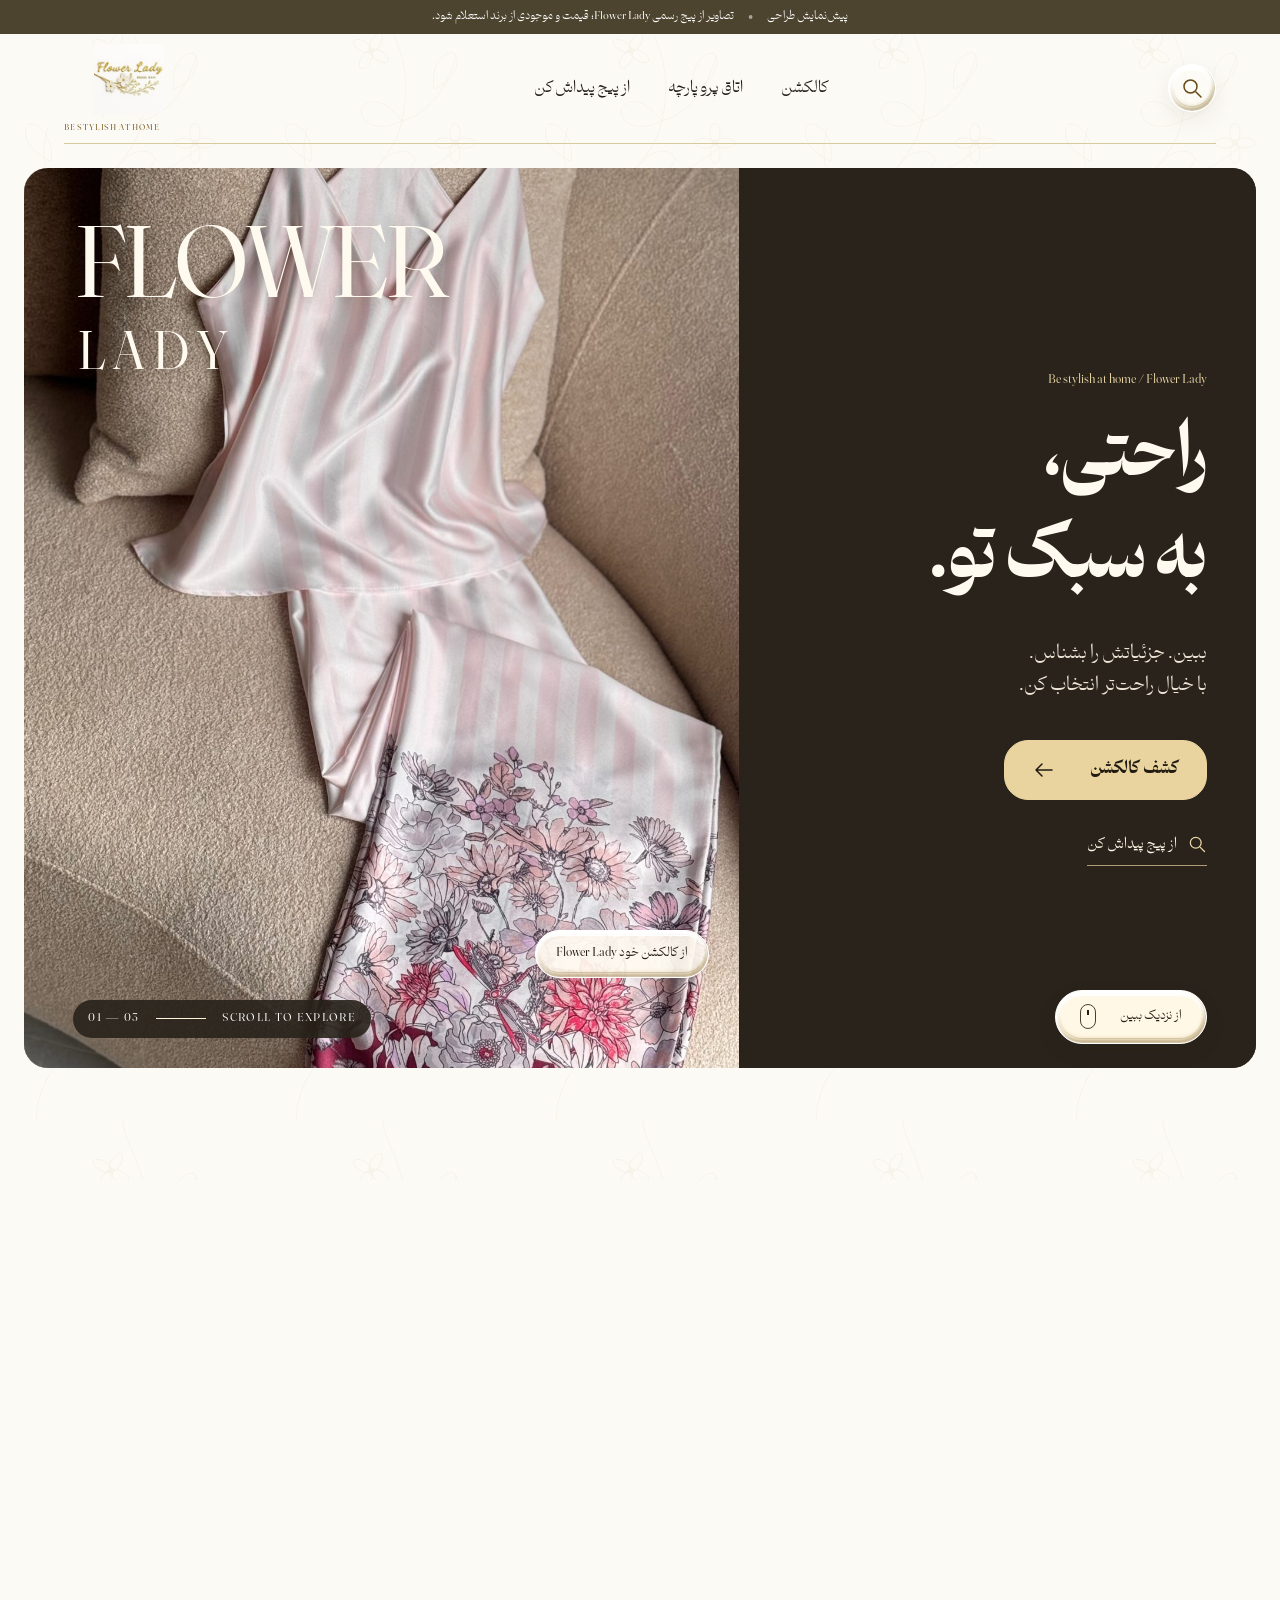
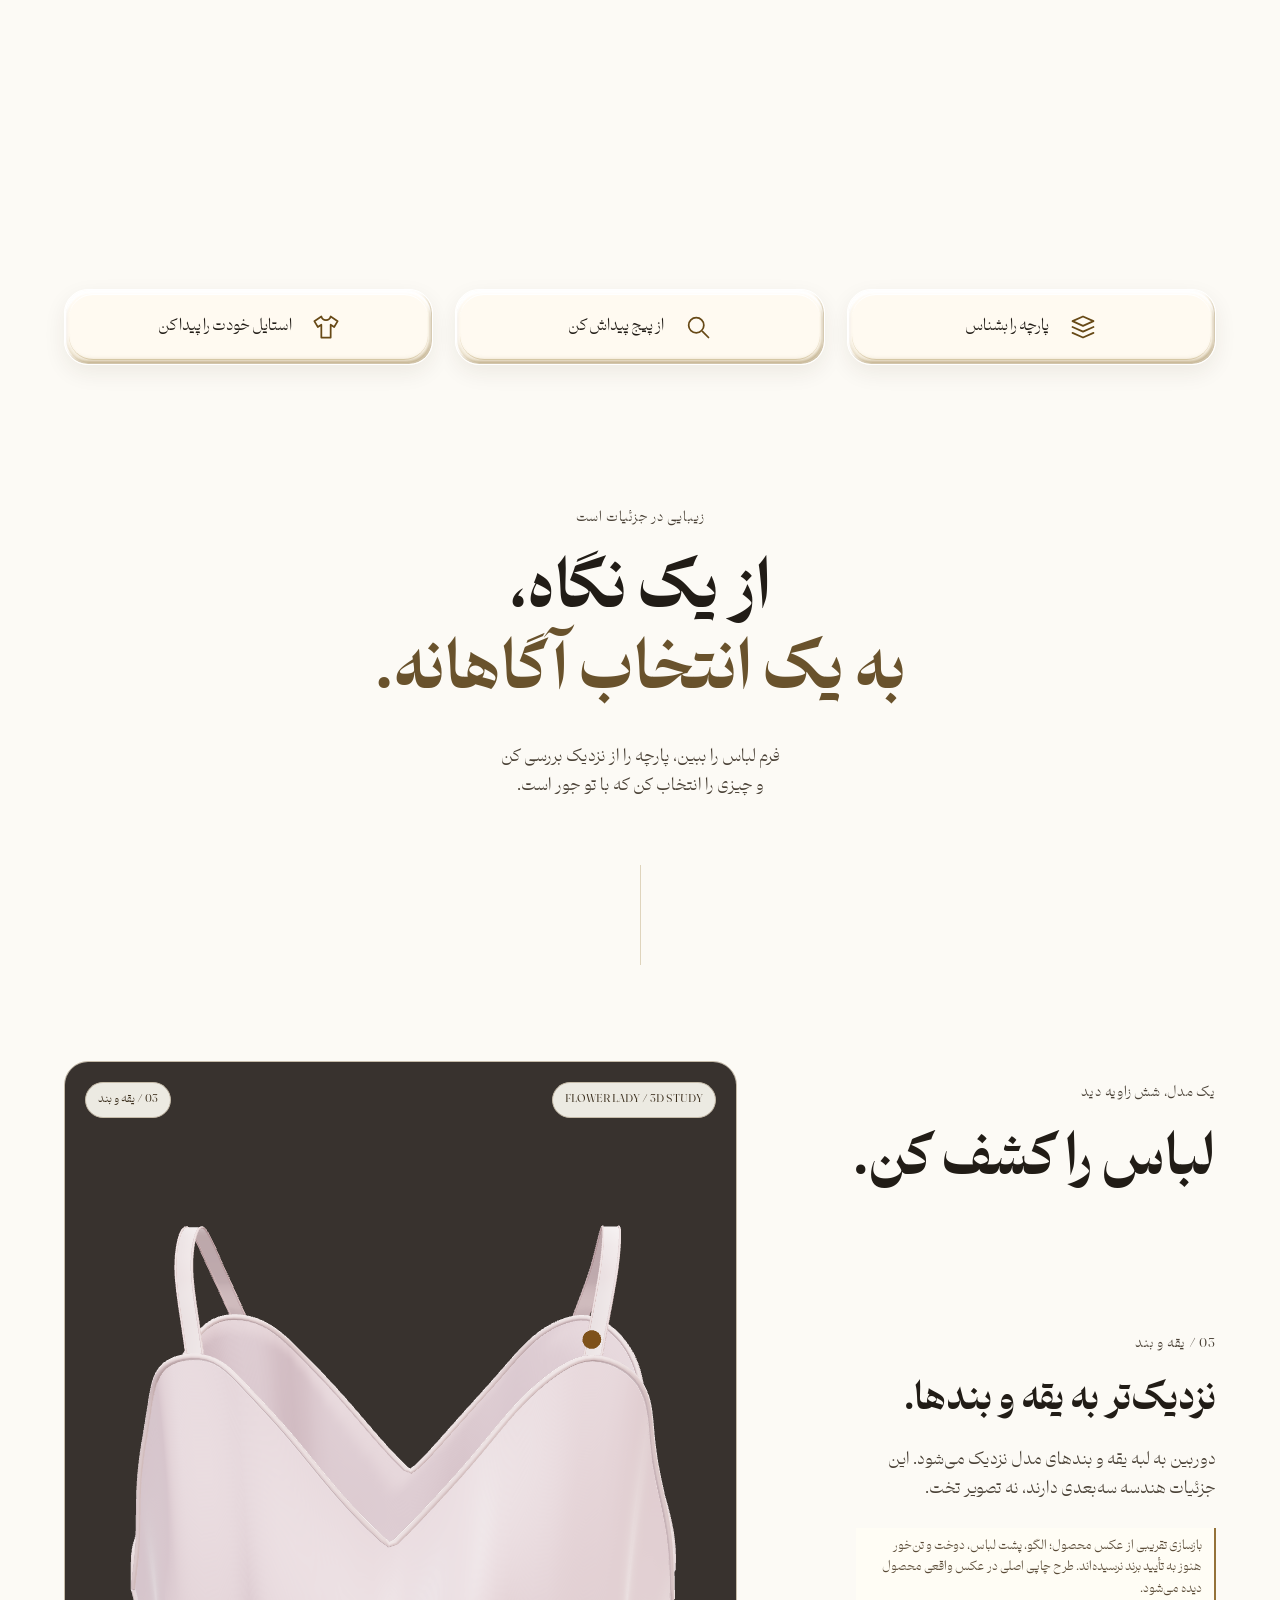
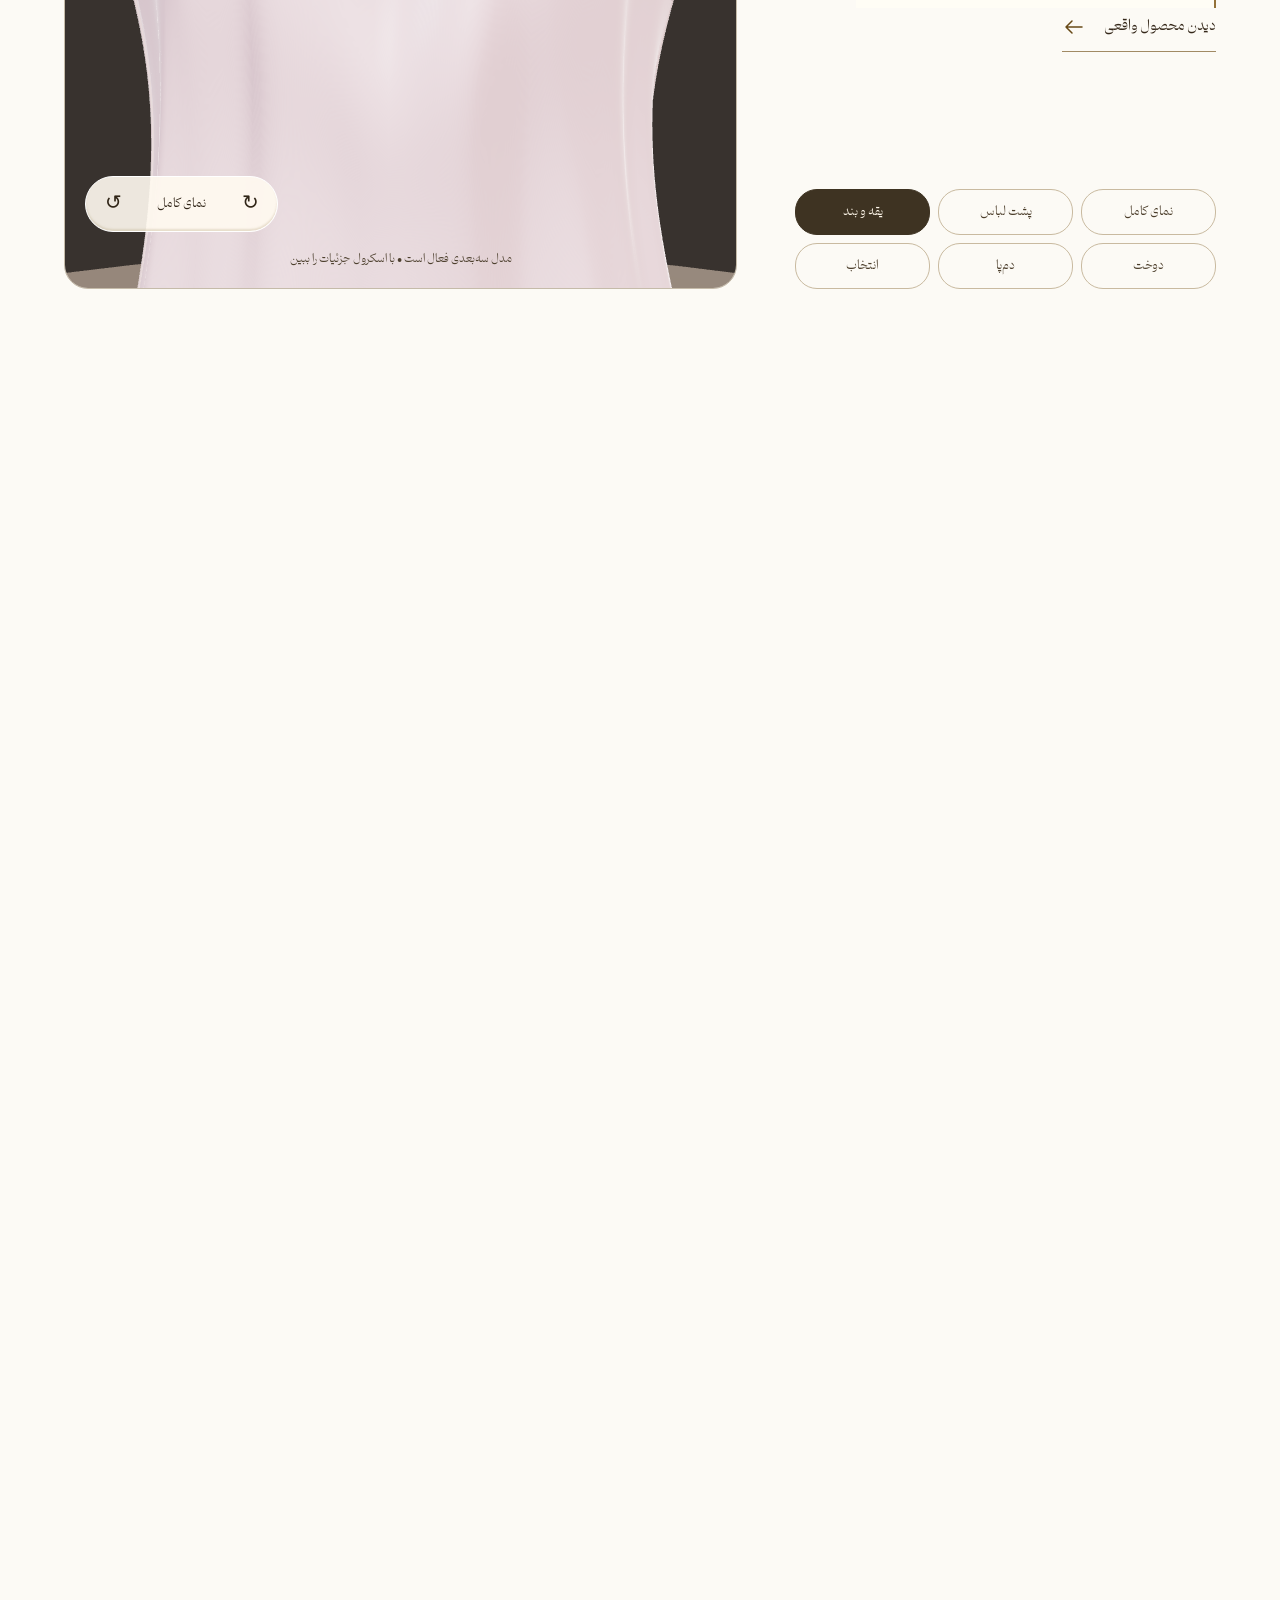
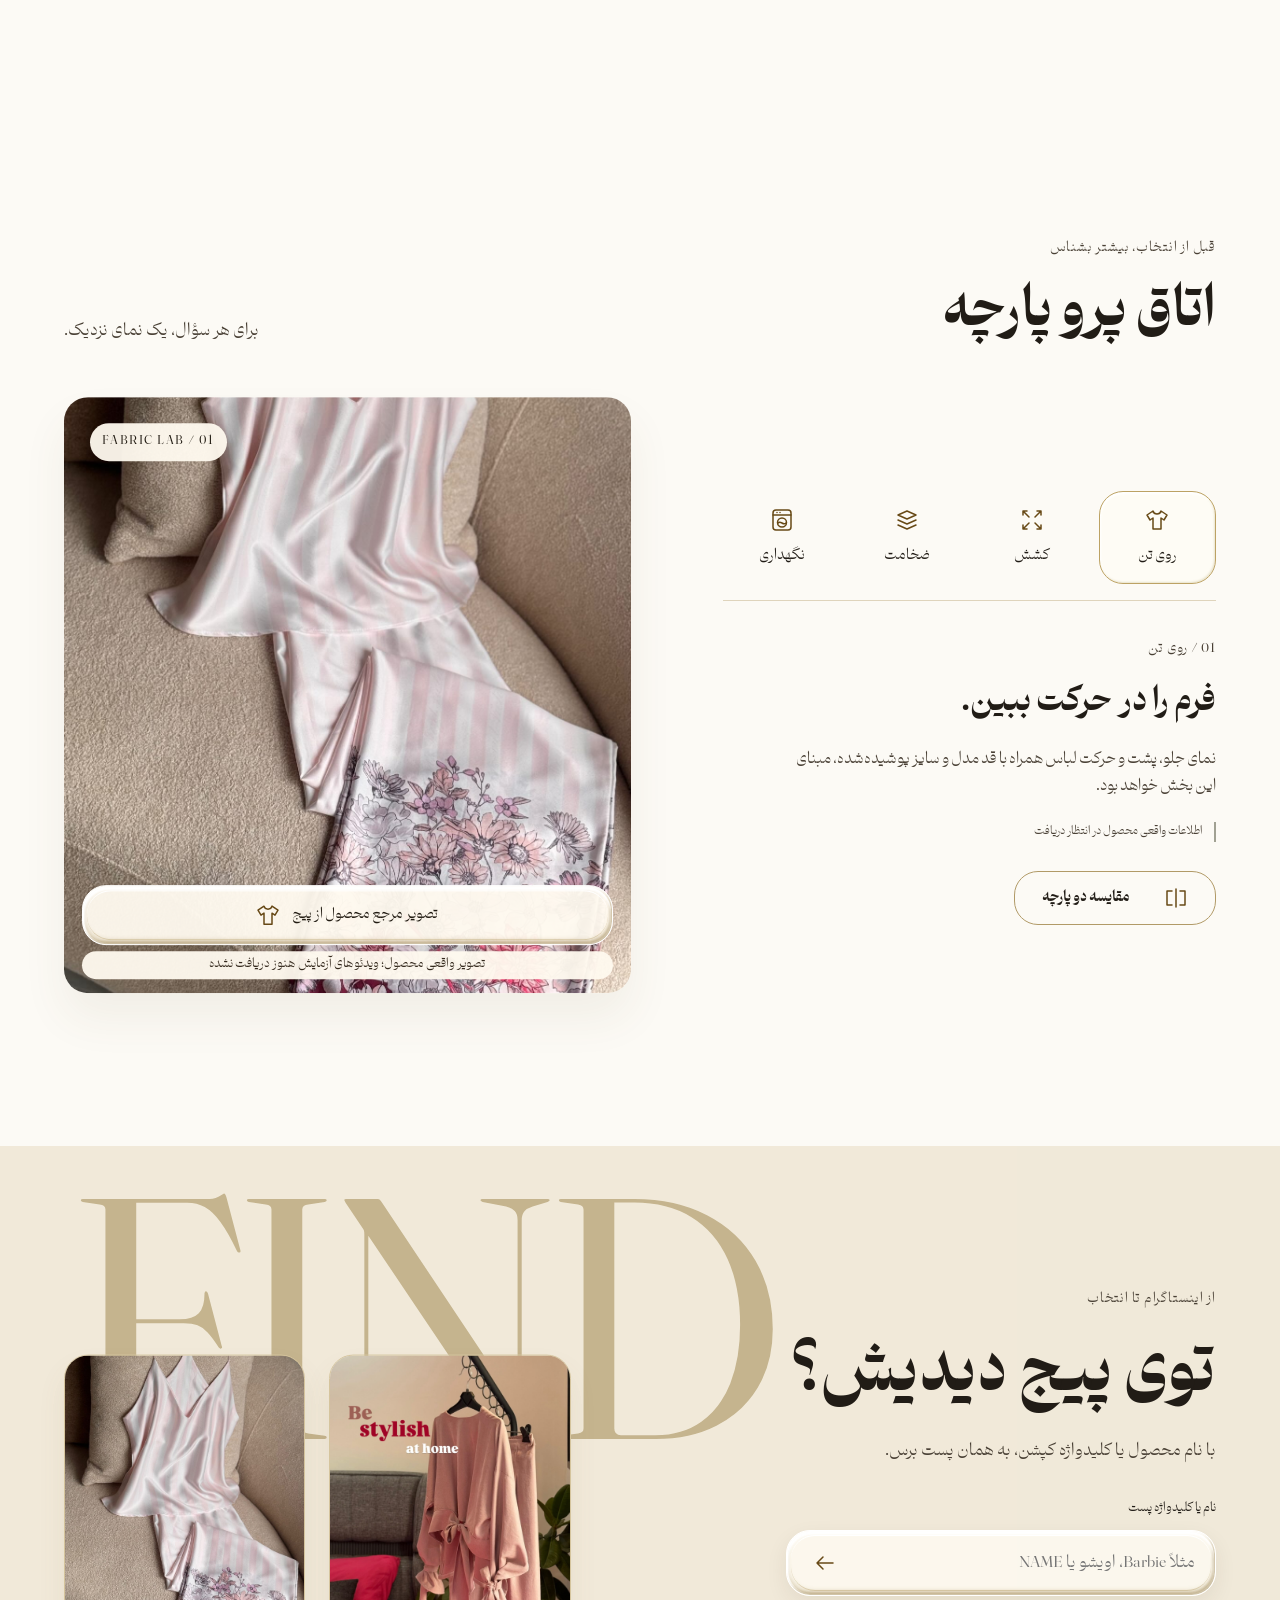
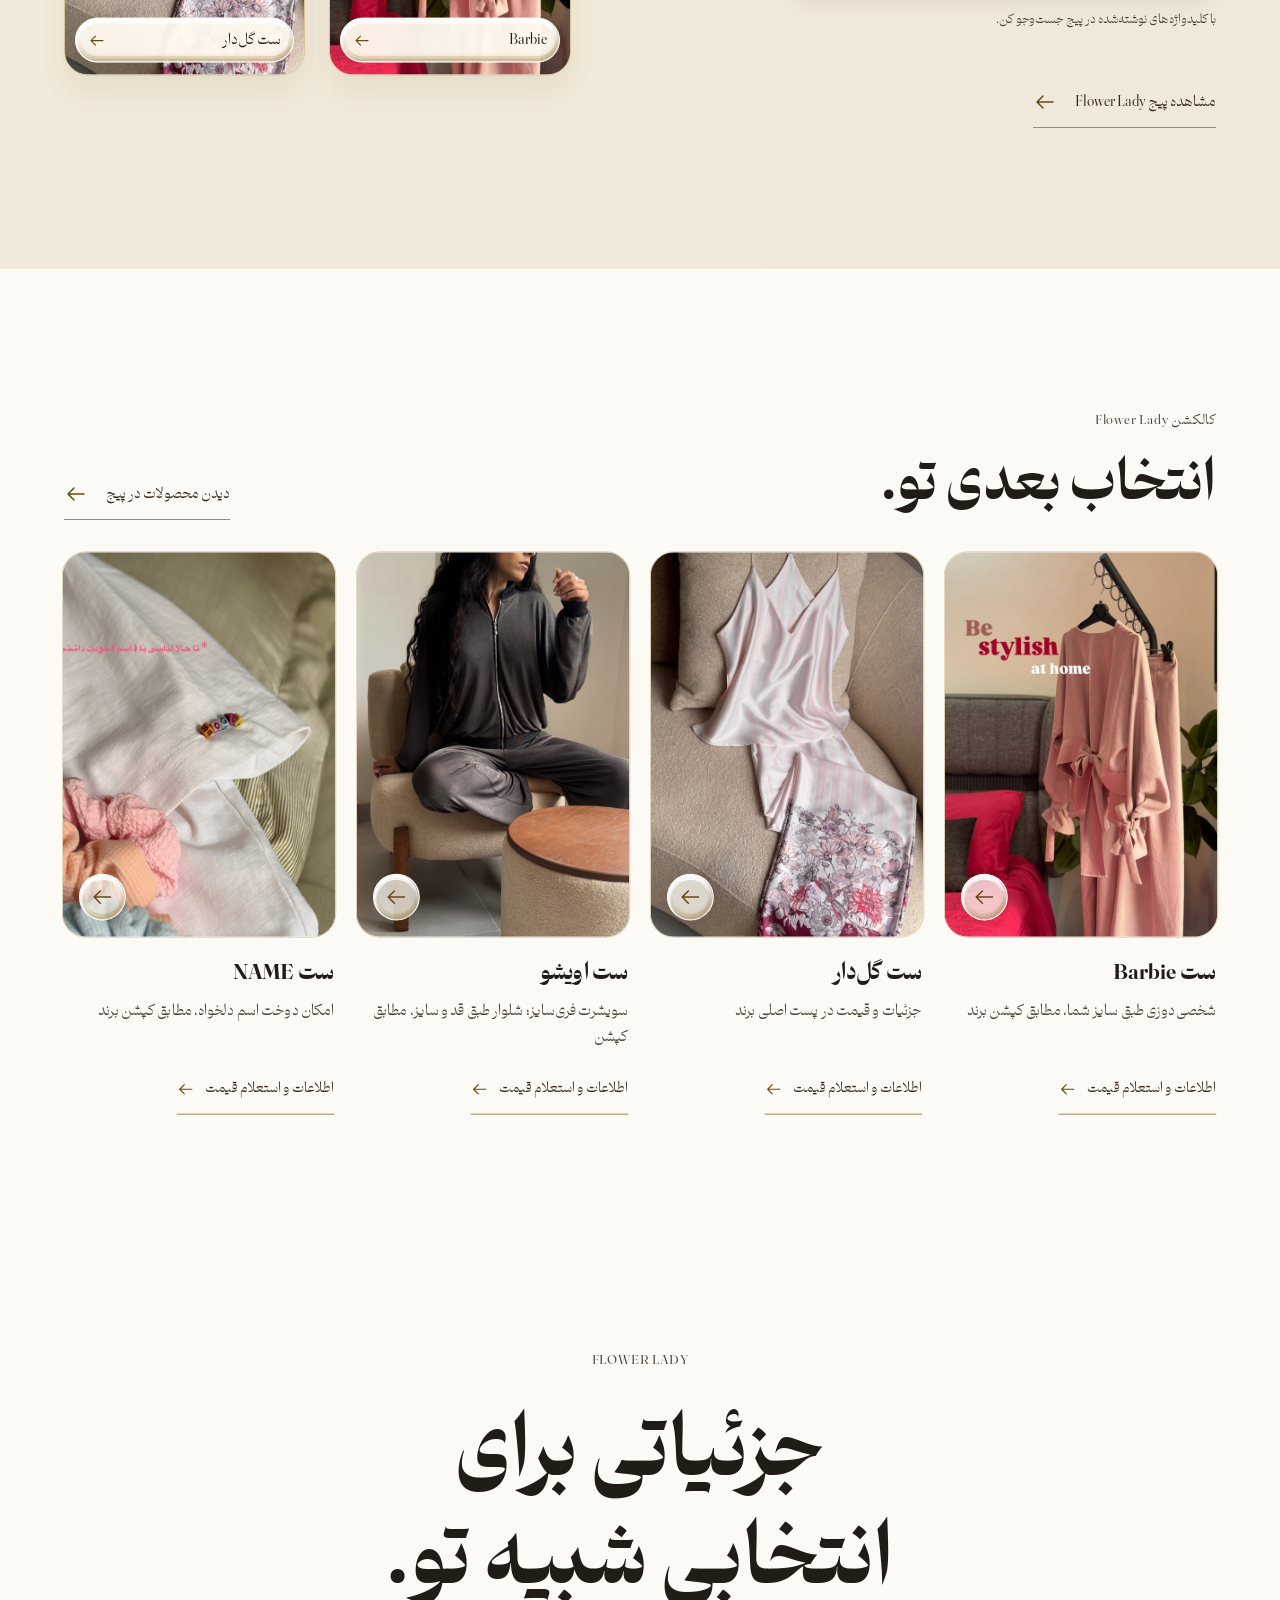
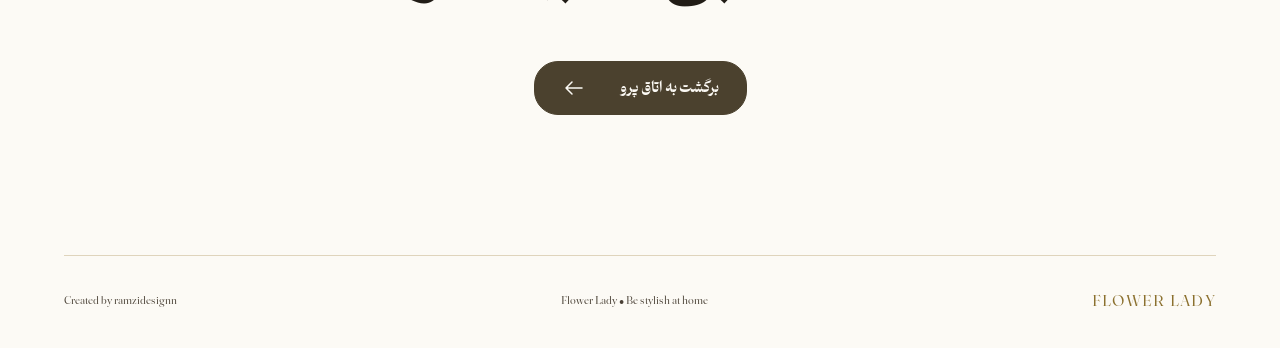
<file: index.html>
<!doctype html>
<html lang="fa" dir="rtl">
<head>
  <meta charset="utf-8"><meta name="viewport" content="width=device-width, initial-scale=1">
  <meta name="robots" content="noindex,nofollow"><meta name="description" content="پیش‌نمایش تعاملی طراحی Flower Lady؛ بررسی پارچه و پیدا کردن محصول از پیج.">
  <title>Flower Lady — پیش‌نمایش تعاملی</title>
  <link rel="preload" href="assets/fonts/Doran-Regular.ttf" as="font" type="font/ttf" crossorigin>
  <link rel="stylesheet" href="assets/fonts/fonts.css"><link rel="stylesheet" href="style.css"><link rel="stylesheet" href="enhancements.css"><link rel="stylesheet" href="revision-v3.css"><link rel="stylesheet" href="garment-scene.css">
  <script type="importmap">{"imports":{"three":"./vendor/three.module.js"}}</script><script type="module" src="garment-scene.js?v=2"></script><script src="app.js?v=5" defer></script><script src="motion.js?v=5" defer></script>
</head>
<body>
<div class="botanical-backdrop" aria-hidden="true"></div><div class="reading-progress" aria-hidden="true"><i></i></div>
<a class="skip" href="#main">رفتن به محتوای اصلی</a>
<svg class="svg-defs" aria-hidden="true" xmlns="http://www.w3.org/2000/svg">
 <defs>
  <filter id="lens-refraction" x="-15%" y="-25%" width="130%" height="150%" color-interpolation-filters="sRGB"><feTurbulence type="fractalNoise" baseFrequency=".012 .025" numOctaves="1" seed="7" result="texture"/><feGaussianBlur in="texture" stdDeviation="2" result="map"/><feDisplacementMap in="SourceGraphic" in2="map" scale="9" xChannelSelector="R" yChannelSelector="G"/></filter>
  <symbol id="i-arrow" viewBox="0 0 24 24"><path d="M20 12H4m6-6-6 6 6 6"/></symbol>
  <symbol id="i-search" viewBox="0 0 24 24"><circle cx="10.5" cy="10.5" r="6.5"/><path d="m16 16 5 5"/></symbol>
  <symbol id="i-fabric" viewBox="0 0 24 24"><path d="m3 7 9-4 9 4-9 4-9-4Zm0 5 9 4 9-4M3 17l9 4 9-4"/></symbol>
  <symbol id="i-fit" viewBox="0 0 24 24"><path d="m8 3-6 4 3 5 3-2v11h8V10l3 2 3-5-6-4c-1 4-7 4-8 0Z"/></symbol>
  <symbol id="i-stretch" viewBox="0 0 24 24"><path d="M7 3H3v4m0-4 6 6m8-6h4v4m0-4-6 6M3 17v4h4m-4 0 6-6m12 2v4h-4m4 0-6-6"/></symbol>
  <symbol id="i-care" viewBox="0 0 24 24"><rect x="3" y="2" width="18" height="20" rx="3"/><path d="M3 7h18M7 4.5h.01M10 4.5h.01"/><circle cx="12" cy="14.5" r="4.5"/><path d="M8 15c3-3 5 3 8 0"/></symbol>
  <symbol id="i-menu" viewBox="0 0 24 24"><path d="M4 8h16M4 16h16"/></symbol>
  <symbol id="i-close" viewBox="0 0 24 24"><path d="m6 6 12 12M6 18 18 6"/></symbol>
  <symbol id="i-play" viewBox="0 0 24 24"><path d="m9 5 11 7-11 7V5Z"/></symbol>
  <symbol id="i-compare" viewBox="0 0 24 24"><path d="M12 3v18M8 5H3v14h5M16 5h5v14h-5"/></symbol>
 </defs>
</svg>
<div id="loader" class="loader" hidden aria-label="در حال آماده‌سازی" role="status"><span class="loader-word" dir="ltr">FLOWER LADY</span><span class="loader-line"></span><span>کمی نزدیک‌تر به جزئیات</span><button id="skip-loader" type="button">ورود به سایت</button></div>
<div class="preview-note">پیش‌نمایش طراحی <span>•</span> تصاویر از پیج رسمی Flower Lady؛ قیمت و موجودی از برند استعلام شود.</div>
<header class="header">
 <a class="wordmark" href="#home" dir="ltr" aria-label="Flower Lady، خانه"><img class="brand-logo" src="assets/images/d777a2b3bd0561a8.jpg" width="150" height="150" alt="لوگوی رسمی Flower Lady"><span>BE STYLISH AT HOME</span></a>
 <nav id="navigation" aria-label="منوی اصلی"><a href="#collection">کالکشن</a><a href="#fabric-lab">اتاق پرو پارچه</a><a href="#finder">از پیج پیداش کن</a></nav>
 <div class="header-tools"><a class="icon-button lens" href="#finder" aria-label="پیدا کردن محصول"><svg class="icon"><use href="#i-search"/></svg></a><button id="menu-button" class="icon-button lens menu-button" aria-label="باز کردن منو" aria-expanded="false" aria-controls="navigation"><svg class="icon"><use href="#i-menu"/></svg></button></div>
</header>
<main id="main">
 <div class="hero-scroll"><section class="hero" id="home" aria-labelledby="hero-title">
  <div class="hero-type" aria-hidden="true" dir="ltr"><span>FLOWER</span><span>LADY</span></div>
  <div class="hero-asset has-photo"><img src="assets/images/fdabeb71c17b5598.jpg" width="1215" height="2160" alt="ست تاپ و شلوار گل‌دار از پیج رسمی فلاور لیدی" fetchpriority="high"><span class="photo-credit lens">از کالکشن خود Flower Lady</span></div>
  <div class="hero-copy"><p class="eyebrow">Be stylish at home / Flower Lady</p><h1 id="hero-title">راحتی،<br>به سبک تو.</h1><p>ببین. جزئیاتش را بشناس.<br>با خیال راحت‌تر انتخاب کن.</p><a class="button button-dark" href="#collection">کشف کالکشن<svg class="icon"><use href="#i-arrow"/></svg></a><a class="hero-secondary" href="#finder"><svg class="icon"><use href="#i-search"/></svg>از پیج پیداش کن</a></div>
  <div class="hero-index" aria-hidden="true"><span>01 — 03</span><span class="index-line"></span><span>SCROLL TO EXPLORE</span></div>
  <a class="scroll-cue lens" href="#story"><span>از نزدیک ببین</span><span class="scroll-track"><i></i></span></a>
 </section></div>
 <div class="icon-ribbon container"><a class="lens" href="#fabric-lab"><svg class="icon"><use href="#i-fabric"/></svg><span>پارچه را بشناس</span></a><a class="lens" href="#finder"><svg class="icon"><use href="#i-search"/></svg><span>از پیج پیداش کن</span></a><a class="lens" href="#collection"><svg class="icon"><use href="#i-fit"/></svg><span>استایل خودت را پیدا کن</span></a></div><section class="intro section-space" id="story" aria-labelledby="intro-title"><p class="eyebrow reveal">زیبایی در جزئیات است</p><h2 id="intro-title" class="reveal">از یک نگاه،<br><span>به یک انتخاب آگاهانه.</span></h2><p class="intro-description reveal">فرم لباس را ببین، پارچه را از نزدیک بررسی کن<br>و چیزی را انتخاب کن که با تو جور است.</p><span class="vertical-rule" aria-hidden="true"></span></section>
 <section class="scroll-story model-story" aria-labelledby="story-title">
  <div class="story-stage">
   <div class="story-heading"><span class="eyebrow">یک مدل، شش زاویه دید</span><h2 id="story-title">لباس را کشف کن.</h2></div>
   <div class="model-stage"><div id="garment-canvas" class="model-canvas"></div><img id="model-fallback" class="model-fallback" src="assets/images/fdabeb71c17b5598.jpg" width="1215" height="2160" alt="عکس واقعی محصول در صورت عدم پشتیبانی سه‌بعدی" hidden><div class="model-label"><span dir="ltr">FLOWER LADY / 3D STUDY</span><span id="model-detail-label">01 / نمای کامل</span></div><div class="model-controls" aria-label="کنترل چرخش مدل"><button id="rotate-right" aria-label="چرخاندن لباس به راست">↻</button><button id="model-reset">نمای کامل</button><button id="rotate-left" aria-label="چرخاندن لباس به چپ">↺</button></div><span id="model-status" class="model-status" role="status">در حال آماده‌سازی مدل سه‌بعدی…</span></div>
   <div class="scene-copy"><span id="scene-kicker" class="eyebrow">01 / نمای کامل</span><h3 id="scene-title">فرم کلی، از همه طرف.</h3><p id="scene-description">با اسکرول، لباس را بچرخان و جزئیات را از نزدیک ببین.</p><div class="model-warning">بازسازی تقریبی از عکس محصول؛ الگو، پشت لباس، دوخت و تن‌خور هنوز به تأیید برند نرسیده‌اند. طرح چاپی اصلی در عکس واقعی محصول دیده می‌شود.</div><a class="text-link" href="#collection">دیدن محصول واقعی<svg class="icon"><use href="#i-arrow"/></svg></a></div>
   <div class="model-steps" aria-label="انتخاب جزئیات لباس"><button data-model-step="0" aria-pressed="true" class="is-active">نمای کامل</button><button data-model-step="1" aria-pressed="false">پشت لباس</button><button data-model-step="2" aria-pressed="false">یقه و بند</button><button data-model-step="3" aria-pressed="false">دوخت</button><button data-model-step="4" aria-pressed="false">دم‌پا</button><button data-model-step="5" aria-pressed="false">انتخاب</button></div>
  </div>
 </section>
 <section class="lab section-space container" id="fabric-lab" aria-labelledby="lab-title">
  <div class="section-heading reveal"><div><p class="eyebrow">قبل از انتخاب، بیشتر بشناس</p><h2 id="lab-title">اتاق پرو پارچه</h2></div><p>برای هر سؤال، یک نمای نزدیک.</p></div>
  <div class="lab-grid"><div id="lab-media" class="lab-media has-photo"><img src="assets/images/fdabeb71c17b5598.jpg" width="1215" height="2160" alt="عکس واقعی ست گل‌دار از پیج؛ تصویر مرجع و نه آزمایش پارچه" loading="lazy"><span class="slot-corner" dir="ltr">FABRIC LAB / 01</span><div class="lab-caption lens"><svg class="icon"><use id="lab-media-icon" href="#i-fit"/></svg><span id="lab-media-label">تصویر مرجع محصول از پیج</span></div><span class="media-caption">تصویر واقعی محصول؛ ویدئوهای آزمایش هنوز دریافت نشده</span></div>
   <div class="lab-controls"><div class="tabs" role="tablist" aria-label="ویژگی‌های قابل بررسی"><button id="tab-fit" role="tab" aria-selected="true" aria-controls="panel-fit" tabindex="0" data-tab="fit"><svg class="icon"><use href="#i-fit"/></svg>روی تن</button><button id="tab-stretch" role="tab" aria-selected="false" aria-controls="panel-stretch" tabindex="-1" data-tab="stretch"><svg class="icon"><use href="#i-stretch"/></svg>کشش</button><button id="tab-weight" role="tab" aria-selected="false" aria-controls="panel-weight" tabindex="-1" data-tab="weight"><svg class="icon"><use href="#i-fabric"/></svg>ضخامت</button><button id="tab-care" role="tab" aria-selected="false" aria-controls="panel-care" tabindex="-1" data-tab="care"><svg class="icon"><use href="#i-care"/></svg>نگهداری</button></div>
   <div id="panel-fit" class="tab-panel" role="tabpanel" aria-labelledby="tab-fit" tabindex="0"><span class="eyebrow">01 / روی تن</span><h3>فرم را در حرکت ببین.</h3><p>نمای جلو، پشت و حرکت لباس همراه با قد مدل و سایز پوشیده‌شده، مبنای این بخش خواهد بود.</p><span class="data-status">اطلاعات واقعی محصول در انتظار دریافت</span></div>
   <div id="panel-stretch" class="tab-panel" role="tabpanel" aria-labelledby="tab-stretch" tabindex="0" hidden><span class="eyebrow">02 / کشسانی</span><h3>آزادی حرکت را بررسی کن.</h3><p>کشش پارچه با ویدئوی همان محصول نمایش داده می‌شود. بدون اندازه‌گیری واقعی، عدد یا درجه کشسانی نمایش نمی‌دهیم.</p><span class="data-status">ویدئوی بررسی کشسانی در انتظار دریافت</span></div>
   <div id="panel-weight" class="tab-panel" role="tabpanel" aria-labelledby="tab-weight" tabindex="0" hidden><span class="eyebrow">03 / ضخامت</span><h3>بافت را از نزدیک ببین.</h3><p>نمای نزدیک و تصویر مقابل نور ثابت برای مقایسه ضخامت و پوشانندگی؛ همراه با ترکیب الیاف تأییدشده.</p><span class="data-status">ترکیب الیاف و تصاویر در انتظار دریافت</span></div>
   <div id="panel-care" class="tab-panel" role="tabpanel" aria-labelledby="tab-care" tabindex="0" hidden><span class="eyebrow">04 / نگهداری</span><h3>برای روزهای بعد از خرید.</h3><p>دستور شست‌وشو و مراقبت از برچسب همان لباس خوانده می‌شود تا روش نگهداری دقیق و قابل اتکا باشد.</p><span class="data-status">دستور مراقبت برند در انتظار دریافت</span></div>
   <button class="button button-outline" id="compare-open"><svg class="icon"><use href="#i-compare"/></svg>مقایسه دو پارچه</button></div></div>
 </section>
 <section class="finder section-space" id="finder" aria-labelledby="finder-title"><div class="container finder-inner"><span class="finder-letter" aria-hidden="true" dir="ltr">FIND</span><div class="finder-copy"><p class="eyebrow">از اینستاگرام تا انتخاب</p><h2 id="finder-title">توی پیج دیدیش؟</h2><p>با نام محصول یا کلیدواژه کپشن، به همان پست برس.</p><form id="finder-form" novalidate><label for="product-code">نام یا کلیدواژه پست</label><div class="search-control lens"><input id="product-code" name="code" placeholder="مثلاً Barbie، اویشو یا NAME" autocomplete="off" maxlength="40" aria-describedby="finder-status"><button class="icon-button" type="submit" aria-label="جست‌وجوی محصول"><svg class="icon"><use href="#i-arrow"/></svg></button></div><p id="finder-status" role="status">با کلیدواژه‌های نوشته‌شده در پیج جست‌وجو کن.</p></form><div id="finder-results" class="finder-results" aria-live="polite"></div><a class="text-link" href="https://www.instagram.com/flowerladybook/" target="_blank" rel="noopener noreferrer">مشاهده پیج Flower Lady<svg class="icon"><use href="#i-arrow"/></svg></a></div><div class="post-layout" aria-label="جایگاه پست‌های واقعی"><a class="post-slot has-photo" href="https://www.instagram.com/flowerladybook/reel/DeJMZGENb5_/" target="_blank" rel="noopener noreferrer"><img src="assets/images/5c263cf45971ae01.jpg" width="1216" height="2160" alt="ست Barbie از پیج Flower Lady" loading="lazy"><span class="post-label lens">Barbie <svg class="icon"><use href="#i-arrow"/></svg></span></a><a class="post-slot has-photo" href="https://www.instagram.com/flowerladybook/reel/DdnubdMNlyM/" target="_blank" rel="noopener noreferrer"><img src="assets/images/fdabeb71c17b5598.jpg" width="1215" height="2160" alt="ست گل‌دار واقعی Flower Lady" loading="lazy"><span class="post-label lens">ست گل‌دار <svg class="icon"><use href="#i-arrow"/></svg></span></a></div></div></section>
 <section class="collection section-space container" id="collection" aria-labelledby="collection-title"><div class="section-heading reveal"><div><p class="eyebrow">کالکشن Flower Lady</p><h2 id="collection-title">انتخاب بعدی تو.</h2></div><a class="text-link" href="https://www.instagram.com/flowerladybook/" target="_blank" rel="noopener noreferrer">دیدن محصولات در پیج<svg class="icon"><use href="#i-arrow"/></svg></a></div><div class="product-grid"><article class="product-card"><a class="product-image has-photo" href="https://www.instagram.com/flowerladybook/reel/DeJMZGENb5_/" target="_blank" rel="noopener noreferrer"><img src="assets/images/5c263cf45971ae01.jpg" width="1216" height="2160" alt="ست Barbie از Flower Lady" loading="lazy"><span class="product-view lens"><svg class="icon"><use href="#i-arrow"/></svg></span></a><div class="product-info"><h3>ست Barbie</h3><p>شخصی‌دوزی طبق سایز شما، مطابق کپشن برند</p><a class="text-link" href="https://www.instagram.com/flowerladybook/reel/DeJMZGENb5_/" target="_blank" rel="noopener noreferrer">اطلاعات و استعلام قیمت<svg class="icon"><use href="#i-arrow"/></svg></a></div></article><article class="product-card"><a class="product-image has-photo" href="https://www.instagram.com/flowerladybook/reel/DdnubdMNlyM/" target="_blank" rel="noopener noreferrer"><img src="assets/images/fdabeb71c17b5598.jpg" width="1216" height="2160" alt="ست گل‌دار از Flower Lady" loading="lazy"><span class="product-view lens"><svg class="icon"><use href="#i-arrow"/></svg></span></a><div class="product-info"><h3>ست گل‌دار</h3><p>جزئیات و قیمت در پست اصلی برند</p><a class="text-link" href="https://www.instagram.com/flowerladybook/reel/DdnubdMNlyM/" target="_blank" rel="noopener noreferrer">اطلاعات و استعلام قیمت<svg class="icon"><use href="#i-arrow"/></svg></a></div></article><article class="product-card"><a class="product-image has-photo" href="https://www.instagram.com/flowerladybook/p/Dda9xUXDeLJ/" target="_blank" rel="noopener noreferrer"><img src="assets/images/24dd0d3cee0f8ffd.jpg" width="1216" height="2160" alt="ست اویشو از Flower Lady" loading="lazy"><span class="product-view lens"><svg class="icon"><use href="#i-arrow"/></svg></span></a><div class="product-info"><h3>ست اویشو</h3><p>سویشرت فری‌سایز؛ شلوار طبق قد و سایز، مطابق کپشن</p><a class="text-link" href="https://www.instagram.com/flowerladybook/p/Dda9xUXDeLJ/" target="_blank" rel="noopener noreferrer">اطلاعات و استعلام قیمت<svg class="icon"><use href="#i-arrow"/></svg></a></div></article><article class="product-card"><a class="product-image has-photo" href="https://www.instagram.com/flowerladybook/p/DbAXLV7jbzo/" target="_blank" rel="noopener noreferrer"><img src="assets/images/a71f2c6a73314c29.jpg" width="1216" height="2160" alt="ست NAME از Flower Lady" loading="lazy"><span class="product-view lens"><svg class="icon"><use href="#i-arrow"/></svg></span></a><div class="product-info"><h3>ست NAME</h3><p>امکان دوخت اسم دلخواه، مطابق کپشن برند</p><a class="text-link" href="https://www.instagram.com/flowerladybook/p/DbAXLV7jbzo/" target="_blank" rel="noopener noreferrer">اطلاعات و استعلام قیمت<svg class="icon"><use href="#i-arrow"/></svg></a></div></article></div></section>
 <section class="closing container"><span class="eyebrow">FLOWER LADY</span><h2>جزئیاتی برای<br>انتخابی شبیه تو.</h2><a class="button button-dark" href="#fabric-lab">برگشت به اتاق پرو<svg class="icon"><use href="#i-arrow"/></svg></a></section>
</main>
<footer class="container"><a class="wordmark" href="#home" dir="ltr">FLOWER LADY</a><span>Flower Lady • Be stylish at home</span><a href="https://www.instagram.com/ramzidesignn/" target="_blank" rel="noopener noreferrer" dir="ltr">Created by ramzidesignn</a></footer>
<dialog id="compare-dialog" aria-labelledby="compare-title"><div class="dialog-top"><span class="eyebrow">FABRIC COMPARISON</span><button class="icon-button" id="compare-close" aria-label="بستن مقایسه"><svg class="icon"><use href="#i-close"/></svg></button></div><h2 id="compare-title">دو پارچه، کنار هم.</h2><p>دو محصول واقعی از پیج؛ اطلاعات زیر بر اساس کپشن‌های برند است.</p><div class="compare-columns"><div><span>ست Barbie</span><img class="compare-photo" src="assets/images/5c263cf45971ae01.jpg" width="1216" height="2160" alt="ست Barbie"><p>شخصی‌دوزی مطابق سایز شما</p><a class="text-link" href="https://www.instagram.com/flowerladybook/reel/DeJMZGENb5_/" target="_blank" rel="noopener noreferrer">مشاهده پست اصلی</a></div><div><span>ست اویشو</span><img class="compare-photo" src="assets/images/24dd0d3cee0f8ffd.jpg" width="1216" height="2160" alt="ست اویشو"><p>سویشرت فری‌سایز؛ شلوار مطابق قد و سایز شما</p><a class="text-link" href="https://www.instagram.com/flowerladybook/p/Dda9xUXDeLJ/" target="_blank" rel="noopener noreferrer">مشاهده پست اصلی</a></div></div><p class="dialog-note">برای مقایسه دقیق کشسانی، ضخامت و نگهداری هنوز به داده‌های تأییدشده نیاز داریم. قیمت و موجودی از برند استعلام می‌شود.</p><button class="button button-dark" id="compare-done">برگشت به بررسی پارچه</button></dialog>
<noscript><p class="no-script">برای حرکت‌های اسکرول و پنل‌های تعاملی، جاوااسکریپت را فعال کنید. لینک پیج و محتوای اصلی در دسترس است.</p></noscript>
</body></html>
</file>
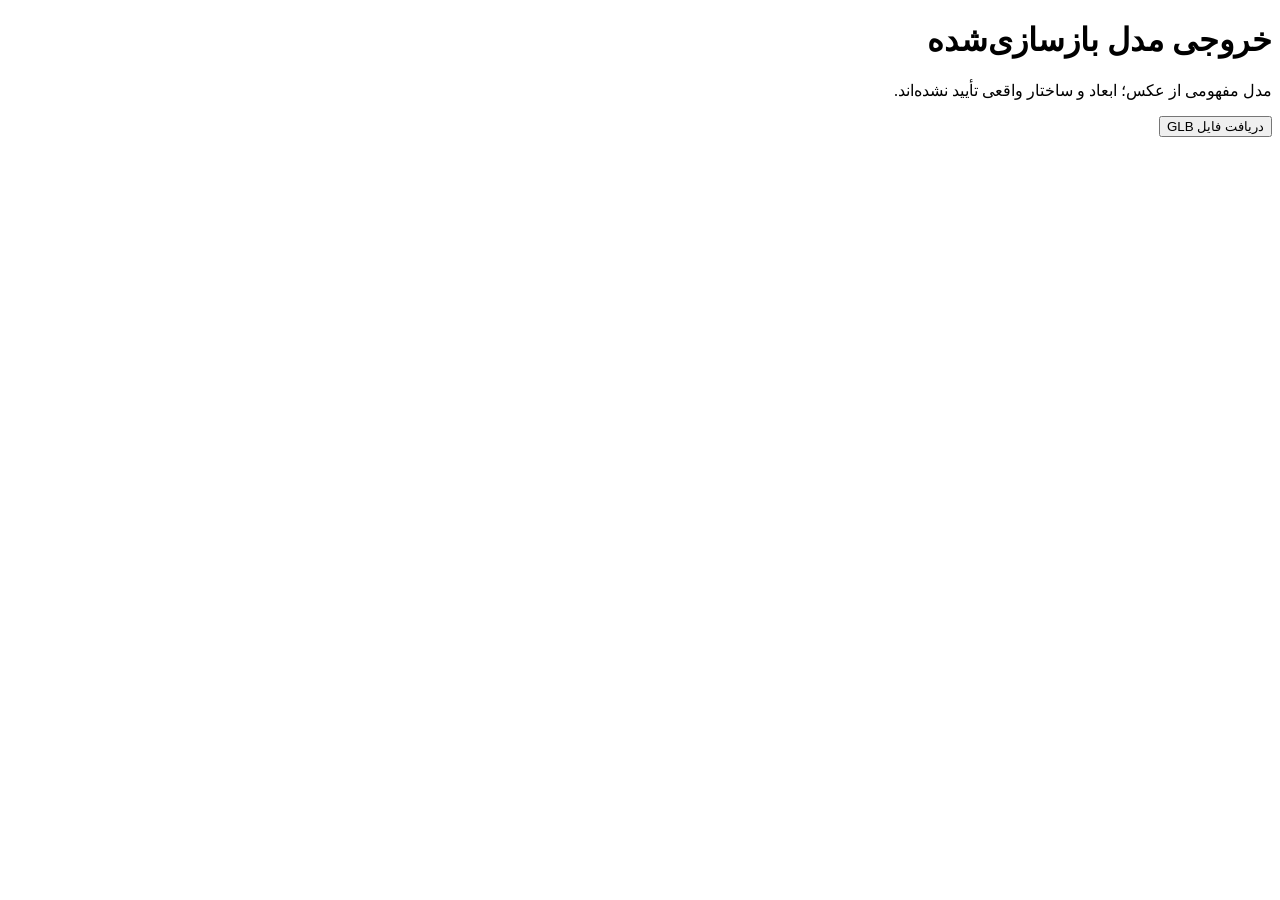
<file: model-export.html>
<!doctype html><html lang="fa" dir="rtl"><meta charset="utf-8"><title>خروجی مدل Flower Lady</title><script type="importmap">{"imports":{"three":"./vendor/three.module.js"}}</script><body><h1>خروجی مدل بازسازی‌شده</h1><p>مدل مفهومی از عکس؛ ابعاد و ساختار واقعی تأیید نشده‌اند.</p><button id="export">دریافت فایل GLB</button><p id="status"></p><script type="module">
import {buildGarment} from './garment-model.js';import {GLTFExporter} from './vendor/GLTFExporter.js';
document.querySelector('#export').addEventListener('click',async()=>{const s=document.querySelector('#status');s.textContent='در حال ساخت فایل…';try{const model=buildGarment();model.traverse(o=>{if(o.material){o.material=o.material.clone();o.material.normalMap=null;}});const buffer=await new GLTFExporter().parseAsync(model,{binary:true});const url=URL.createObjectURL(new Blob([buffer],{type:'model/gltf-binary'}));const a=document.createElement('a');a.href=url;a.download='flowerlady-satin-reconstruction.glb';a.click();setTimeout(()=>URL.revokeObjectURL(url),10000);s.textContent='فایل ساخته شد.';}catch(e){s.textContent='خطا: '+e.message;}});
</script></body></html>
</file>
<file: assets/fonts/fonts.css>
@font-face {
  font-family: 'Doran';
  src: url('./Doran-Regular.ttf') format('truetype');
  font-style: normal;
  font-weight: 400;
  font-display: swap;
}

@font-face {
  font-family: 'Doran';
  src: url('./Doran-ExtraBold.ttf') format('truetype');
  font-style: normal;
  font-weight: 800;
  font-display: swap;
}

:root {
  --font-family-brand: 'Doran', sans-serif;
  --font-family-body: var(--font-family-brand);
  --font-family-heading: var(--font-family-brand);
  --font-weight-body: 400;
  --font-weight-heading: 800;
  --font-weight-action: 800;
}
</file>
<file: style.css>
:root{--paper:#f8f7f4;--ink:#24241f;--muted:#65655d;--line:#d9d8d1;--stone:#e7e6df;--white:#fff;--radius-control:24px;--radius-panel:24px;--space-section:clamp(80px,11vw,176px);--gutter:clamp(24px,5vw,88px);--duration:220ms;--ease:cubic-bezier(.2,.7,.2,1)}
*{box-sizing:border-box}html{scroll-behavior:smooth;scroll-padding-top:108px}body{margin:0;background:var(--paper);color:var(--ink);font-family:var(--font-family-body);font-weight:400;line-height:1.8;font-synthesis:none}body,button,input{font-family:'Doran',sans-serif}button,input,a{-webkit-tap-highlight-color:transparent}button,input{font-size:16px}button,a{touch-action:manipulation}button{cursor:pointer}a{color:inherit;text-decoration:none}button{color:inherit}button:disabled{cursor:default}button:focus-visible,a:focus-visible,input:focus-visible,[tabindex]:focus-visible{outline:2px solid var(--ink);outline-offset:6px}h1,h2,h3,p{margin:0}h1,h2,h3{font-weight:800;line-height:1.35}h2{font-size:clamp(32px,4vw,58px)}h3{font-size:clamp(24px,2.4vw,34px)}[hidden]{display:none!important}.svg-defs{position:absolute;width:0;height:0;overflow:hidden}.icon{width:24px;height:24px;fill:none;stroke:currentColor;stroke-width:1.4;stroke-linecap:round;stroke-linejoin:round;flex-shrink:0;transition:transform var(--duration) var(--ease)}.container{width:calc(100% - var(--gutter)*2);max-width:1440px;margin-inline:auto}.section-space{padding-block:var(--space-section)}.eyebrow{font-size:12px;letter-spacing:.06em;color:var(--muted);display:block;margin-bottom:22px}.preview-note{background:var(--ink);color:#fff;text-align:center;font-size:11px;padding:7px 16px;position:relative;z-index:5}.preview-note span{margin:0 12px;opacity:.5}.skip{position:fixed;top:12px;right:20px;background:white;padding:12px;z-index:100;transform:translateY(-200%)}.skip:focus{transform:none}.header{height:100px;display:flex;align-items:center;justify-content:space-between;margin-inline:var(--gutter);gap:24px;border-bottom:1px solid var(--line);position:relative;z-index:10;direction:ltr}.wordmark{display:flex;flex-direction:column;font-size:21px;line-height:1.1;letter-spacing:.08em;font-weight:400}.wordmark span{font-size:8px;letter-spacing:.14em;margin-top:10px}.header nav{display:flex;direction:rtl;gap:38px;font-size:14px}.header nav a{padding-block:14px;position:relative}.header nav a:after{content:'';position:absolute;bottom:6px;right:0;width:0;height:1px;background:currentColor;transition:width var(--duration)}.header nav a:hover:after{width:100%}.header-tools{display:flex;gap:10px}.icon-button{display:inline-flex;align-items:center;justify-content:center;width:48px;height:48px;border:0;background:transparent;border-radius:50%;flex-shrink:0}.menu-button{display:none}.lens{position:relative;isolation:isolate;background:rgb(255 255 255 / .07);border:1px solid rgb(255 255 255 / .7);box-shadow:inset 1px 1px 1px rgb(255 255 255 / .95),inset -1px -2px 2px rgb(0 0 0 / .13),0 4px 9px rgb(0 0 0 / .04)}.lens:before{content:'';position:absolute;inset:1px;border-radius:inherit;z-index:-1;pointer-events:none;background:rgb(255 255 255 / .035);backdrop-filter:url('#lens-refraction');-webkit-backdrop-filter:url('#lens-refraction');box-shadow:inset 0 2px 2px rgb(255 255 255 / .5)}.button{display:inline-flex;align-items:center;justify-content:center;gap:34px;min-height:54px;padding:12px 27px;border-radius:var(--radius-control);font-size:14px;font-weight:800;border:1px solid var(--ink);transition:background var(--duration),transform var(--duration);width:fit-content}.button-dark{background:var(--ink);color:var(--paper)}.button-outline{background:transparent}.button:hover{transform:translateY(-2px)}.button:hover .icon,.text-link:hover .icon{transform:translateX(-5px)}.button-outline:hover{background:var(--stone)}.text-link{display:inline-flex;gap:18px;align-items:center;font-size:14px;border-bottom:1px solid var(--line);padding-bottom:6px;min-height:44px;width:fit-content}.hero{height:max(780px,calc(100svh - 130px));max-height:1100px;margin:0 var(--gutter);position:relative;isolation:isolate;overflow:hidden}.hero-type{position:absolute;top:5%;left:0;width:100%;line-height:.84;letter-spacing:-.06em;display:flex;flex-direction:column;pointer-events:none;z-index:-1;font-weight:400}.hero-type span:first-child{font-size:clamp(96px,16.4vw,280px)}.hero-type span:last-child{font-size:clamp(90px,12vw,190px);margin-left:4px;margin-top:32px;color:#a5a59a}.hero-asset{position:absolute;width:40%;height:70%;left:25%;top:16%;transform:translateY(var(--hero-shift,0px));border-radius:48% 48% 24px 24px;background:var(--stone)}.asset-slot{border:1px solid #c9c9be;position:relative;overflow:hidden;background:var(--stone)}.asset-slot:before,.asset-slot:after{content:'';position:absolute;pointer-events:none;background:var(--line)}.asset-slot:before{width:1px;height:100%;left:50%;top:0}.asset-slot:after{height:1px;width:100%;top:50%;left:0}.slot-corner{position:absolute;top:26px;left:26px;font-size:10px;letter-spacing:.12em;z-index:1;direction:ltr}.slot-center{position:absolute;inset:0;display:flex;flex-direction:column;justify-content:center;align-items:center;gap:14px;text-align:center;padding:24px;z-index:1;background:rgb(231 230 223 / .7)}.slot-center>span{font-size:15px}.slot-center small{font-size:11px;color:var(--muted)}.slot-line{width:28px;height:1px;background:var(--muted);margin-bottom:10px}.slot-bottom{position:absolute;bottom:28px;left:0;width:100%;text-align:center;font-size:10px;color:var(--muted);z-index:2}.hero-copy{position:absolute;right:0;top:39%;max-width:33%}.hero-copy h1{font-size:clamp(44px,5.2vw,84px);letter-spacing:-.04em}.hero-copy>p:not(.eyebrow){color:var(--muted);margin:24px 0 32px;font-size:16px}.hero-copy .eyebrow{margin-bottom:16px}.hero-index{position:absolute;left:0;bottom:70px;display:flex;align-items:center;gap:16px;font-size:9px;letter-spacing:.12em;direction:ltr}.index-line{width:50px;height:1px;background:var(--muted)}.scroll-cue{position:absolute;bottom:40px;right:0;min-height:54px;padding:10px 24px;display:flex;align-items:center;gap:24px;border-radius:99px;font-size:12px}.scroll-track{width:16px;height:25px;border:1px solid var(--muted);border-radius:12px;position:relative}.scroll-track i{position:absolute;width:2px;height:5px;background:var(--ink);top:5px;left:6px;animation:scrollCue 1.8s ease infinite}.intro{text-align:center;padding-bottom:60px}.intro h2{font-size:clamp(32px,4.7vw,70px)}.intro h2 span{color:#77776e}.intro-description{font-size:16px;color:var(--muted);margin-top:30px}.vertical-rule{display:block;width:1px;height:100px;background:var(--line);margin:64px auto 0}.scroll-story{height:240svh;min-height:1500px;position:relative}.story-stage{height:100svh;min-height:680px;position:sticky;top:0;background:var(--paper);padding:50px var(--gutter);display:grid;grid-template-columns:1fr 1.4fr;grid-template-rows:auto 1fr auto;gap:32px 8%;isolation:isolate}.story-heading{grid-column:1;grid-row:1;padding-top:20px}.story-heading h2{font-size:clamp(36px,5vw,76px)}.story-visual{grid-column:2;grid-row:1 / 4;border-radius:var(--radius-panel);transform:scale(var(--detail-scale,1));transform-origin:center;transition:background 400ms}.story-visual[data-scene='1']{background:#dfdfd5}.story-visual[data-scene='2']{background:#edede6}.story-visual .slot-center{background:transparent}.scene-copy{grid-column:1;grid-row:2;align-self:center;max-width:350px}.scene-copy p{color:var(--muted);margin:22px 0 24px;font-size:16px}.scene-copy.is-changing{animation:sceneIn 400ms var(--ease)}.focus-frame{position:absolute;inset:20%;border:1px solid #b0b0a2;border-radius:50%;transform:rotate(var(--detail-rotation,0deg));transition:border-radius 500ms}.story-visual[data-scene='1'] .focus-frame{border-radius:24px}.detail-cross{position:absolute;bottom:20px;right:24px;font-size:30px;font-weight:400}.story-progress{display:flex;align-items:center;gap:20px;grid-column:1;grid-row:3;flex-wrap:wrap}.story-progress a{min-height:44px;font-size:12px;color:var(--muted);display:flex;align-items:center}.story-progress a.is-active{color:var(--ink);font-weight:800}.story-progress>span{width:100%;height:1px;background:var(--line)}.story-progress>span i{display:block;height:2px;background:var(--ink);width:0}.section-heading{display:flex;justify-content:space-between;align-items:end;gap:32px;margin-bottom:64px}.section-heading p:not(.eyebrow){color:var(--muted);font-size:15px}.lab-grid{display:grid;grid-template-columns:1.15fr 1fr;gap:8%;direction:ltr;align-items:center}.lab-media{aspect-ratio:1/1.05;border-radius:var(--radius-panel)}.lab-media .slot-center{background:transparent}.large-icon{height:48px;width:48px;stroke-width:1}.media-caption{position:absolute;bottom:26px;text-align:center;width:100%;font-size:11px;color:var(--muted)}.lab-controls{direction:rtl}.tabs{display:grid;grid-template-columns:repeat(4,1fr);gap:8px;border-bottom:1px solid var(--line);padding-bottom:16px}.tabs button{display:flex;flex-direction:column;align-items:center;gap:12px;padding:16px 5px;border:1px solid transparent;background:transparent;border-radius:var(--radius-control);font-size:12px;min-height:88px;transition:background var(--duration),border-color var(--duration)}.tabs button[aria-selected=true]{border-color:#c6c6bb;background:rgb(255 255 255 / .4)}.tabs button:hover .icon{transform:translateY(-3px)}.tabs button[aria-selected=true] .icon{animation:iconSelect 320ms var(--ease)}.tab-panel{min-height:270px;padding:36px 0 26px}.tab-panel>p{color:var(--muted);font-size:15px;margin:22px 0;max-width:420px}.data-status{font-size:11px;display:block;border-right:2px solid #a1a193;padding-right:12px;color:var(--muted)}.finder{background:#eeeee7;position:relative;overflow:hidden}.finder-inner{display:grid;grid-template-columns:1fr 1fr;gap:12%;align-items:center;position:relative}.finder-letter{position:absolute;font-size:clamp(100px,26vw,420px);left:0;top:-100px;line-height:1;color:#e1e1d6;letter-spacing:-.06em;pointer-events:none}.finder-copy{position:relative;z-index:1}.finder-copy h2{font-size:clamp(38px,4.8vw,72px)}.finder-copy>p:not(.eyebrow){color:var(--muted);margin:22px 0 32px}.finder-copy form{max-width:430px}.finder-copy label{font-size:12px;margin-bottom:10px;display:block}.search-control{display:flex;align-items:center;border-radius:var(--radius-control);min-height:66px;padding:6px 14px;background:rgb(255 255 255 / .1)}.search-control input{width:100%;min-width:0;outline-offset:2px;border:0;background:transparent;padding:10px 6px;color:var(--ink)}#finder-status{font-size:12px;line-height:1.8;min-height:52px;color:var(--muted);margin:14px 0 22px}.post-layout{display:grid;grid-template-columns:1fr 1fr;gap:24px;position:relative}.post-slot{aspect-ratio:3/4;border-radius:var(--radius-panel);display:flex;align-items:center;justify-content:center;font-size:12px}.post-slot small{position:absolute;bottom:22px;left:22px}.collection .section-heading{margin-bottom:52px}.catalog-empty{border-block:1px solid var(--line);padding:48px 0 0;text-align:center}.empty-index{font-size:10px;letter-spacing:.12em;color:var(--muted)}.catalog-empty>p{font-size:25px;margin:24px 0 12px}.catalog-empty>span:last-of-type{font-size:13px;color:var(--muted)}.catalog-rules{display:grid;grid-template-columns:repeat(3,1fr);height:120px;gap:32px;margin-top:40px}.catalog-rules i{border-top:1px solid var(--line)}.closing{text-align:center;padding:60px 0 140px}.closing h2{font-size:clamp(42px,6vw,88px);line-height:1.4;margin:30px auto 44px}.closing .button{margin-inline:auto}footer{border-top:1px solid var(--line);display:flex;justify-content:space-between;align-items:center;gap:24px;padding-block:36px;font-size:11px;color:var(--muted)}footer .wordmark{font-size:16px}dialog{background:var(--paper);color:var(--ink);border:1px solid var(--line);border-radius:24px;padding:32px;width:min(760px,calc(100% - 32px));max-height:85svh;overflow:auto}dialog::backdrop{background:rgb(20 20 16 / .48)}.dialog-top{display:flex;align-items:center;justify-content:space-between}.dialog-top .eyebrow{margin:0}.dialog-top+ h2{font-size:36px;margin:24px 0}dialog>p{color:var(--muted);font-size:14px}.compare-columns{display:grid;grid-template-columns:1fr 1fr;margin:32px 0;border-block:1px solid var(--line)}.compare-columns>div{padding:32px 16px;display:flex;align-items:center;flex-direction:column;gap:24px;text-align:center}.compare-columns>div+div{border-right:1px solid var(--line)}.compare-columns p{font-size:12px;color:var(--muted)}.dialog-note{margin-bottom:28px}.loader{position:fixed;inset:0;z-index:100;background:var(--paper);display:flex;flex-direction:column;align-items:center;justify-content:center;gap:28px;font-size:12px;color:var(--muted)}.loader-word{font-size:clamp(30px,6vw,70px);letter-spacing:.08em;color:var(--ink)}.loader-line{height:1px;width:180px;background:var(--line);position:relative;overflow:hidden}.loader-line:after{content:'';height:1px;background:var(--ink);width:55%;position:absolute;animation:loading 1s ease infinite}.loader button{background:none;border:0;border-bottom:1px solid var(--line);padding:10px;min-height:44px;font-size:12px}.no-script{padding:24px;background:white;text-align:center;font-size:13px}.reveal.is-entering{animation:reveal 600ms var(--ease) both}@keyframes reveal{from{opacity:.35;transform:translateY(18px)}to{opacity:1;transform:none}}@keyframes scrollCue{0%,100%{transform:translateY(0);opacity:.4}50%{transform:translateY(7px);opacity:1}}@keyframes iconSelect{50%{transform:scale(1.12) rotate(-5deg)}}@keyframes sceneIn{from{opacity:.3;transform:translateY(10px)}to{opacity:1;transform:none}}@keyframes loading{from{transform:translateX(-130%)}to{transform:translateX(200%)}}
@media(min-width:1600px){.hero-copy{right:5%}.hero-asset{left:27%;width:35%}}@media(max-width:1000px){.header nav{gap:20px;font-size:12px}.hero{height:780px}.hero-copy{max-width:38%}.hero-asset{left:12%;width:48%}.hero-type span:first-child{font-size:16vw}.story-stage{gap:24px 5%}.section-heading{align-items:start}.lab-grid{gap:5%}.tabs button{font-size:11px}.post-layout{gap:12px}}
@media(max-width:700px){:root{--gutter:24px;--space-section:80px}.preview-note{font-size:10px;padding:8px 20px}.header{height:84px}.header .wordmark{font-size:17px}.header .wordmark span{font-size:6px}.header-tools{gap:4px}.icon-button{width:44px;height:44px}.menu-button{display:inline-flex}.header nav{display:none;position:absolute;top:76px;right:0;left:0;padding:20px;background:var(--paper);border:1px solid var(--line);border-radius:24px;flex-direction:column;gap:8px;font-size:15px}.header nav.is-open{display:flex}.hero{height:900px;max-height:none;margin-inline:24px}.hero-type{top:40px}.hero-type span:first-child{font-size:16.6vw}.hero-type span:last-child{font-size:17vw;margin-top:20px}.hero-asset{top:100px;left:9%;width:72%;height:385px;border-radius:44% 44% 24px 24px}.hero-copy{top:530px;max-width:100%;width:100%;right:0}.hero-copy h1{font-size:52px}.hero-copy h1 br{display:none}.hero-copy>p:not(.eyebrow){font-size:15px;margin:16px 0 24px}.hero-copy .eyebrow{font-size:11px;margin-bottom:10px}.hero-index{bottom:36px;font-size:8px}.hero-index span:last-child{display:none}.scroll-cue{bottom:22px;font-size:11px;padding:8px 18px;gap:15px}.intro{padding-top:40px}.intro h2{font-size:34px}.intro-description{font-size:14px;padding-inline:24px}.vertical-rule{height:64px;margin-top:40px}.scroll-story{height:auto;min-height:0}.story-stage{height:auto;min-height:0;position:relative;padding:50px 24px;display:flex;flex-direction:column;gap:32px}.story-heading{padding:0}.story-heading h2{font-size:42px}.story-visual{height:400px;width:100%;transform:none}.scene-copy{max-width:100%}.scene-copy p{font-size:15px}.story-progress{gap:26px}.section-heading{flex-direction:column;gap:20px;margin-bottom:36px}.section-heading h2{font-size:36px}.section-heading .eyebrow{margin-bottom:14px}.lab-grid{grid-template-columns:1fr;gap:32px}.lab-media{aspect-ratio:1/1}.tab-panel{min-height:285px}.tabs{gap:4px}.tabs button{min-height:86px}.lab-controls .button{width:100%}.finder-inner{grid-template-columns:1fr;gap:48px}.finder-letter{font-size:38vw;top:-35px}.finder-copy h2{font-size:44px}.finder-copy>p:not(.eyebrow){font-size:14px}.post-layout{gap:20px}.post-slot{font-size:11px}.catalog-empty>p{font-size:22px}.catalog-empty>span:last-of-type{display:block;font-size:12px;max-width:280px;margin:auto}.catalog-rules{height:60px;gap:20px}.closing{padding:20px 0 80px}.closing h2{font-size:46px}footer{flex-direction:column;gap:20px;padding-block:32px}dialog{padding:22px}dialog h2{font-size:28px!important}.compare-columns>div{padding:24px 8px}.compare-columns p{font-size:11px}.lens:before{backdrop-filter:none;-webkit-backdrop-filter:none}.lens{background:rgb(255 255 255 / .15)}}
@media(prefers-reduced-motion:reduce){html{scroll-behavior:auto}*,*:before,*:after{animation:none!important;transition:none!important}.hero-asset,.story-visual{transform:none!important}.scroll-story{height:auto;min-height:0}.story-stage{position:relative;height:auto;min-height:700px}.scroll-track i{opacity:1}}

.hero .hero-asset{position:absolute}

@media(min-width:701px){.hero-copy{top:32%}.scroll-cue{bottom:18px}}
</file>
<file: enhancements.css>
:root{--paper:#fcfaf5;--ink:#302a21;--muted:#71644f;--line:#dfd4bc;--stone:#eee6d6;--gold:#a18236;--page-progress:0;--pattern-shift:0px}
body{isolation:isolate}.botanical-backdrop{position:fixed;inset:-280px 0;z-index:-1;background-image:url('assets/botanical-pattern.svg');background-size:260px 280px;background-position:0 var(--pattern-shift);opacity:.47;pointer-events:none}.reading-progress{height:2px;position:fixed;top:0;left:0;right:0;z-index:101;pointer-events:none}.reading-progress i{display:block;height:100%;background:var(--gold);transform:scaleX(var(--page-progress));transform-origin:right}.preview-note{background:#4d442f}.header{height:110px;border-color:#d8c99f}.brand-logo{width:130px;height:70px;object-fit:contain;mix-blend-mode:multiply}.wordmark span{color:var(--gold);font-size:8px;letter-spacing:.1em}.hero-type{transform:translateX(var(--type-slide,0px));color:#81704b}.hero-type span:last-child{color:#c0ae86}.hero-asset{border:1px solid #d3c09b;border-radius:160px 160px 24px 24px;box-shadow:0 24px 50px #69542414}.has-photo{position:relative;overflow:hidden}.has-photo img{width:100%;height:100%;object-fit:cover;display:block}.hero-asset img{transform:scale(var(--photo-scale,1));object-position:center 48%}.hero-copy{transform:translateY(var(--copy-lift,0px))}.hero-copy .eyebrow{font-size:10px;letter-spacing:0;color:#80662d}.photo-credit{position:absolute;bottom:18px;right:18px;left:18px;border-radius:24px;text-align:center;font-size:11px;padding:12px;color:#302a21;background:#fffdf8bd}.lens{background:rgb(255 253 246 / .23);border:1px solid #fffef6;box-shadow:inset 2px 2px 2px #ffffff,inset -2px -2px 3px #8b73494d,0 8px 20px #55472b13}.lens:before{background:rgb(255 255 255 / .035);box-shadow:inset 0 3px 2px #ffffffc7,inset 0 -3px 5px #a0884b26}.lens:after{content:'';position:absolute;inset:5px;border-radius:inherit;border-top:1px solid #ffffffd9;border-bottom:1px solid #a98b4826;pointer-events:none;z-index:-1}.button-dark{background:#4b412e;border-color:#4b412e}.button-dark:hover{background:#655432}.button-outline{border-color:#b19a67}.icon{stroke:#8c702c;stroke-width:1.5}.button-dark .icon{stroke:currentColor}.icon-ribbon{display:grid;grid-template-columns:repeat(3,1fr);gap:22px;padding-top:32px}.icon-ribbon>a{min-height:76px;border-radius:24px;display:flex;align-items:center;justify-content:center;gap:20px;font-size:13px}.icon-ribbon .icon{width:28px;height:28px}.icon-ribbon a:hover .icon{transform:rotate(-12deg) scale(1.13)}.intro{position:relative}.intro h2{transform:translateY(var(--section-drift,0px))}.intro h2 span{color:#a38d62}.story-stage{background:#fcfaf5eb}.story-visual .slot-corner{background:#fffdf6d9;color:#594725;padding:8px 12px;border-radius:20px}.story-visual>img{transform:translateY(var(--story-y,0%)) scale(var(--story-zoom,1));object-position:center 57%;will-change:transform}.focus-frame{border:1px solid #fff9dfc9;box-shadow:0 0 0 12px #fffdf11a;inset:20%;z-index:2;pointer-events:none}.story-caption{position:absolute;bottom:22px;right:22px;left:22px;z-index:3;border-radius:24px;display:flex;align-items:center;justify-content:center;gap:14px;padding:15px;background:#fffdf5cf;font-size:12px}.story-progress a{color:#8b7957}.story-progress>span i{background:var(--gold)}.lab-media{transform:translateY(var(--section-drift,0px));border-radius:24px;box-shadow:0 25px 45px #5f4e2c12}.lab-media img{object-position:center 65%}.lab-media .slot-corner{background:#fffdf4d9;padding:8px 12px;border-radius:20px;color:#594725}.lab-caption{position:absolute;bottom:48px;left:18px;right:18px;border-radius:24px;padding:16px;font-size:12px;display:flex;align-items:center;justify-content:center;gap:12px;background:#fffdf5d9}.media-caption{bottom:14px;color:#3e3529;font-size:10px;background:#fffdf6b8;padding:3px 10px;width:auto;right:18px;left:18px;border-radius:16px}.tabs button[aria-selected=true]{border-color:#bca264;background:#fffdf4a6;box-shadow:inset 1px 2px 2px #fff,inset -1px -1px 2px #ab925440}.finder{background:#eee5d2c9}.finder-letter{color:#d3c3a0a3;transform:translateX(calc(var(--page-progress)*60px))}.post-layout{transform:translateY(var(--section-drift,0px))}.post-slot{height:auto;aspect-ratio:3/4;border:1px solid #d5c49d;box-shadow:0 16px 28px #7f613817}.post-slot img{object-position:center}.post-label{position:absolute;left:10px;right:10px;bottom:12px;padding:9px 12px;border-radius:24px;background:#fffdf5dc;display:flex;align-items:center;justify-content:space-between;font-size:12px}.post-label .icon{width:18px;height:18px}.finder-results a{display:flex;align-items:center;gap:18px;padding:12px;border:1px solid var(--line);border-radius:18px;margin-bottom:14px;background:#fffdf6}.finder-results img{width:55px;height:70px;object-fit:cover;border-radius:10px}.finder-results span{font-size:13px}.product-grid{display:grid;grid-template-columns:repeat(4,minmax(0,1fr));gap:24px}.product-card{transform:translateY(var(--section-drift,0px));min-width:0}.product-image{display:block;height:380px;border-radius:24px;border:1px solid #e1d1b1}.product-image img{transition:transform 600ms cubic-bezier(.2,.7,.2,1)}.product-image:hover img{transform:scale(1.04)}.product-view{position:absolute;bottom:16px;left:16px;width:46px;height:46px;border-radius:50%;display:flex;align-items:center;justify-content:center;background:#fffdf5c9}.product-info{padding:22px 2px}.product-info h3{font-size:21px}.product-info p{font-size:12px;color:var(--muted);min-height:64px;padding-top:10px}.product-info .text-link{font-size:11px;gap:10px}.product-info .text-link .icon{width:18px}.closing h2{transform:translateY(var(--section-drift,0px))}footer .wordmark{color:#8b702e}.header-tools .icon-button{background:#fffdf64f}.section-heading .eyebrow{color:#94763b}
@media(max-width:1000px){.product-grid{grid-template-columns:repeat(2,minmax(0,1fr))}.product-image{height:430px}.hero-copy .eyebrow{max-width:180px}}
@media(max-width:700px){.header{height:90px}.brand-logo{width:110px;height:62px}.header .wordmark span{font-size:6px}.hero{height:940px}.hero-asset{border-radius:130px 130px 24px 24px;height:420px;top:105px;width:78%;left:11%}.hero-copy{top:570px}.hero-copy .eyebrow{max-width:none}.hero-copy h1{font-size:46px}.photo-credit{font-size:10px;left:12px;right:12px;bottom:12px;padding:9px}.hero-type span:last-child{font-size:18vw}.icon-ribbon{gap:10px;padding-top:8px}.icon-ribbon>a{font-size:10px;gap:10px;padding:14px 5px;flex-direction:column;min-height:100px;border-radius:20px}.icon-ribbon .icon{width:25px;height:25px}.botanical-backdrop{background-size:210px 226px;opacity:.4}.scroll-story{height:235svh;min-height:1600px}.story-stage{position:sticky;top:0;height:100svh;min-height:700px;display:grid;grid-template-columns:1fr;grid-template-rows:auto minmax(220px,1fr) auto auto;padding:24px;gap:16px}.story-heading{grid-column:1;grid-row:1;display:flex;justify-content:space-between;align-items:center}.story-heading .eyebrow{font-size:10px;margin:0}.story-heading h2{font-size:30px}.story-visual{grid-column:1;grid-row:2;height:100%;min-height:220px;transform:scale(var(--detail-scale,1))}.scene-copy{grid-column:1;grid-row:3}.scene-copy .eyebrow{font-size:10px;margin-bottom:10px}.scene-copy h3{font-size:25px}.scene-copy p{font-size:12px;margin:10px 0}.scene-copy .text-link{font-size:12px}.story-progress{grid-column:1;grid-row:4;gap:24px}.story-progress>span{margin-top:-10px}.story-caption{font-size:10px;bottom:12px;left:12px;right:12px;padding:10px}.story-visual .slot-corner{top:12px;left:12px;font-size:9px}.product-grid{gap:24px 14px}.product-image{height:265px;border-radius:18px}.product-info h3{font-size:18px}.product-info p{font-size:11px;min-height:90px}.product-info .text-link{font-size:10px;line-height:1.6}.product-view{height:38px;width:38px;left:10px;bottom:10px}.product-view .icon{width:19px}.lens:before{backdrop-filter:url('#lens-refraction');-webkit-backdrop-filter:url('#lens-refraction')}.header nav{background:#fffcf2f5;box-shadow:inset 1px 1px 2px #fff,0 14px 30px #70583020}.lab-caption{font-size:10px;padding:10px}.media-caption{font-size:9px}.finder-letter{font-size:35vw}.lab-media{transform:translateY(var(--section-drift,0px))}}
@media(max-width:380px){.hero-copy h1{font-size:39px}.product-image{height:220px}.story-stage{min-height:680px}}
@media(prefers-reduced-motion:reduce){.hero-type,.hero-copy,.hero-asset img,.story-visual>img,.product-card,.post-layout,.lab-media,.closing h2,.intro h2,.finder-letter{transform:none!important}.botanical-backdrop{background-position:0 0!important}.scroll-story{height:auto;min-height:0}.story-stage{position:relative;height:auto;min-height:700px}.story-visual{min-height:350px}.product-image:hover img{transform:none}.reading-progress{display:none}}

.compare-photo{width:100%;height:220px;object-fit:cover;border-radius:18px}.compare-columns .text-link{font-size:12px}.icon-ribbon .icon{transform:rotate(calc(var(--page-progress)*35deg))}.icon-ribbon a:hover .icon{transform:rotate(-12deg) scale(1.13)}
</file>
<file: revision-v3.css>
/* Readable foregrounds and a scroll-directed campaign hero. */
:root{--ink:#211c16;--muted:#494035;--gold:#76551c}
body{font-size:16px}.eyebrow,.section-heading .eyebrow,.hero-copy .eyebrow,.data-status,.product-info p,#finder-status,.scene-copy p,.tab-panel>p,footer{color:var(--muted)}
.eyebrow{font-size:13px}.product-info p{font-size:14px}.product-info .text-link{font-size:13px}.text-link{color:#342719;border-color:#a18a64}.intro h2 span{color:#69522c}.finder-letter{color:#c5b48e}.botanical-backdrop{opacity:.22}.icon{stroke:#674916}.tabs button{font-size:14px}.story-progress a{color:#494035}.story-progress a.is-active{color:#211c16}.media-caption,.slot-corner{font-size:12px!important}
/* Keep the optical rim, without filtering or blurring text behind the surface. */
.lens:before{backdrop-filter:none!important;-webkit-backdrop-filter:none!important;background:transparent;box-shadow:inset 0 3px 2px #fffffff0,inset 0 -4px 4px #9b7c3b35}
.lens{background:#fffdf4bd;border-color:white;box-shadow:inset 2px 2px 2px #fff,inset -2px -3px 3px #8a713d66,0 8px 22px #33280c13}.lens:after{inset:4px;border-top:1px solid white;border-bottom:1px solid #b39b6266}
.header nav{font-size:15px}.hero-scroll{height:185svh;min-height:1400px;position:relative;margin-top:24px}.hero{position:sticky;top:0;height:100svh;min-height:760px;max-height:none;margin-inline:24px;border-radius:24px;background:#29231b;overflow:hidden;isolation:isolate}
.hero .hero-asset{left:0;top:0;width:58%;height:100%;border:0;border-radius:0;transform:none;box-shadow:none}.hero-asset img{object-fit:cover;object-position:center 57%;transform:translateY(var(--hero-photo-y,0px)) scale(var(--hero-photo-zoom,1));height:100%;will-change:transform}
.hero-type{z-index:2;top:7%;left:4%;width:50%;transform:translateX(var(--hero-type-x,0px));color:#fffaf0;text-shadow:0 2px 18px #2b231b55;pointer-events:none}.hero-type span:first-child{font-size:clamp(70px,7.7vw,132px);letter-spacing:-.06em}.hero-type span:last-child{font-size:clamp(36px,4vw,64px);margin-top:20px;color:#fffaf0;letter-spacing:.12em}
.hero-copy{top:0;right:0;width:42%;max-width:none;height:100%;padding:6% 4%;display:flex;flex-direction:column;align-items:flex-start;justify-content:center;transform:none;background:#29231b;color:white;z-index:3}.hero-copy h1{font-size:clamp(52px,5.3vw,86px);line-height:1.5;transform:translateY(var(--hero-title-y,0px));color:#fffaf0}.hero-copy .eyebrow{color:#ecd8a7;font-size:12px;letter-spacing:0}.hero-copy>p:not(.eyebrow){color:#f0e7d8;font-size:18px;margin:26px 0 38px}.hero-copy .button-dark{background:#e9d49f;color:#211b12;border-color:#e9d49f;font-size:16px;min-height:60px}.hero-copy .button-dark:hover{background:#fff0c5}.hero-copy .button-dark .icon{stroke:#211b12}.hero-secondary{display:flex;gap:10px;align-items:center;margin-top:24px;color:#fff8e8;border-bottom:1px solid #b19b76;padding:8px 0;font-size:14px}.hero-secondary .icon{stroke:#ecd8a7;width:20px}
.photo-credit{right:30px;left:auto;bottom:90px;width:fit-content;max-width:80%;padding:12px 20px;color:#211b12;font-size:12px;background:#fffaf0eb;z-index:3}.hero-index{left:4%;bottom:30px;color:white;z-index:3;font-size:11px;background:#29231be6;padding:9px 15px;border-radius:24px}.hero-index .index-line{background:#fff5de}.scroll-cue{right:4%;bottom:24px;z-index:4;background:#fff8e6;color:#211b12}.hero-copy .button{transform:none}.hero-copy .button:hover .icon{transform:translateX(-5px)}
.story-stage{background:#fcfaf5}.story-caption,.lab-caption,.post-label{background:#fffaf0f2;color:#211b12;font-size:14px}.story-caption .icon,.lab-caption .icon{stroke:#674916}.lab-media .slot-corner,.story-visual .slot-corner{background:#fffaf0f2;color:#211b12}.media-caption{background:#fffaf0f2;color:#33281c}.icon-ribbon{padding-top:56px}.icon-ribbon>a{font-size:15px;background:#fffaf0df}.product-card{transform:translateY(var(--section-drift,0px)) scale(var(--section-scale,1));transform-origin:center}.section-heading .eyebrow{margin-bottom:18px}.section-heading p:not(.eyebrow){font-size:16px}.product-info p{min-height:80px}.product-info h3{color:#211c16}.finder-results a{background:#fffaf0;color:#211c16}
@media(max-width:1000px) and (min-width:701px){.hero-copy h1{font-size:50px}.hero-copy>p:not(.eyebrow){font-size:16px}.hero-copy{padding:5% 3%}.hero-type span:first-child{font-size:7vw}}
@media(max-width:700px){.header{margin-inline:20px}.hero-scroll{height:180svh;min-height:1360px;margin-top:10px}.hero{margin-inline:12px;height:100svh;min-height:760px;border-radius:24px}.hero .hero-asset{width:100%;height:53%;top:0;left:0}.hero-asset img{object-position:center 57%}.hero-type{top:4%;left:6%;width:88%}.hero-type span:first-child{font-size:16vw}.hero-type span:last-child{font-size:8vw;margin-top:14px}.hero-copy{top:53%;height:47%;width:100%;padding:24px;justify-content:center}.hero-copy h1{font-size:43px;line-height:1.3}.hero-copy h1 br{display:none}.hero-copy .eyebrow{font-size:10px;margin-bottom:12px}.hero-copy>p:not(.eyebrow){font-size:15px;line-height:1.7;margin:16px 0 22px}.hero-copy>p:not(.eyebrow) br{display:none}.hero-copy .button-dark{min-height:52px;font-size:14px;padding:10px 22px;gap:24px}.hero-secondary{font-size:12px;margin-top:14px;min-height:40px;padding:6px 0}.photo-credit{bottom:14px;right:14px;font-size:10px;padding:9px 14px}.hero-index{display:none}.scroll-cue{right:auto;left:20px;bottom:24px;padding:8px 12px;gap:10px;font-size:10px;min-height:42px}.scroll-cue .scroll-track{display:none}.icon-ribbon{gap:10px;padding-top:32px}.icon-ribbon>a{font-size:11px;line-height:1.6;padding:14px 8px}.intro h2{font-size:34px}.intro-description{color:#494035;font-size:15px}.scene-copy p{font-size:14px}.story-caption,.lab-caption,.post-label{font-size:12px}.tabs button{font-size:13px}.data-status,#finder-status{font-size:13px}.product-info p{font-size:12px;min-height:100px}.product-info .text-link{font-size:12px}.section-heading p:not(.eyebrow){font-size:15px}.media-caption{font-size:10px!important}.hero-copy .button{max-width:72%}}
@media(max-width:380px){.hero-copy h1{font-size:38px}.hero-copy{padding:22px}.hero-copy>p:not(.eyebrow){font-size:14px}.hero-secondary{font-size:11px}.scroll-cue{left:16px;font-size:9px;padding:8px}.hero-copy .button-dark{font-size:13px}}
@media(prefers-reduced-motion:reduce){.hero-scroll{height:auto;min-height:0}.hero{position:relative}.hero-type,.hero-copy h1,.hero-asset img,.product-card{transform:none!important}}
</file>
<file: garment-scene.css>
.scroll-story.model-story{height:430svh;min-height:3000px}.model-story .story-stage{display:grid;grid-template-columns:1fr 1.6fr;grid-template-rows:auto 1fr auto;height:100svh;min-height:760px;position:sticky;top:0;gap:24px 5%;padding:36px var(--gutter)}.model-stage{position:relative;grid-column:2;grid-row:1/4;border:1px solid #c5bba9;border-radius:24px;overflow:hidden;background:#e9e4dc;min-width:0;min-height:0}.model-canvas{position:absolute;inset:0}.model-canvas canvas{width:100%;height:100%;display:block}.model-label{position:absolute;top:20px;left:20px;right:20px;display:flex;align-items:center;justify-content:space-between;gap:12px;font-size:11px;pointer-events:none}.model-label span{background:#fcfaf2eb;border:1px solid #c5bba9;border-radius:18px;padding:7px 12px;color:#3a2e1c}.model-controls{position:absolute;bottom:56px;left:20px;display:flex;gap:10px;align-items:center;background:#fffaf0e8;border:1px solid white;box-shadow:inset 0 -2px 2px #b9a78455;border-radius:28px;padding:5px}.model-controls button{min-width:44px;height:44px;border:0;background:none;border-radius:50%;font-size:20px;color:#302517}.model-controls #model-reset{font-size:12px;padding-inline:12px}.model-controls button:hover{background:#e9dfc9}.model-status{position:absolute;bottom:18px;left:20px;right:20px;font-size:11px;color:#4d402e;text-align:center;pointer-events:none}.model-warning{font-size:12px;color:#594a36;border-right:2px solid #947239;padding:8px 12px;margin-top:20px;max-width:360px;background:#fffdf5}.model-story .scene-copy{align-self:center;max-width:370px}.model-story .scene-copy h3{font-size:clamp(26px,2.7vw,39px)}.model-steps{grid-column:1;grid-row:3;display:grid;grid-template-columns:repeat(3,1fr);gap:8px}.model-steps button{min-height:46px;background:transparent;color:#4a3c29;border:1px solid #c9baa0;border-radius:22px;font-size:12px;padding:8px 10px}.model-steps button.is-active{background:#3e3322;color:#fff8eb;border-color:#3e3322}.model-fallback{width:100%;height:100%;object-fit:cover}.model-story .story-heading h2{font-size:clamp(32px,4vw,58px)}
@media(max-width:700px){.scroll-story.model-story{height:460svh;min-height:3200px}.model-story .story-stage{grid-template-columns:1fr;grid-template-rows:auto minmax(280px,1fr) auto auto;height:100svh;min-height:760px;padding:14px 18px;gap:12px}.model-story .story-heading{grid-column:1;grid-row:1}.model-story .story-heading h2{font-size:27px}.model-story .story-heading .eyebrow{font-size:9px}.model-stage{grid-column:1;grid-row:2;min-height:280px;border-radius:20px}.model-story .scene-copy{grid-column:1;grid-row:3;max-width:none}.model-story .scene-copy h3{font-size:23px}.model-story .scene-copy p{font-size:12px;line-height:1.7;margin:8px 0}.model-story .scene-copy .eyebrow{font-size:10px;margin:0 0 8px}.model-warning{font-size:10px;line-height:1.6;margin-top:10px;padding:5px 9px}.model-steps{grid-column:1;grid-row:4;grid-template-columns:repeat(3,1fr);gap:6px}.model-steps button{min-height:38px;font-size:10px;padding:5px}.model-label{top:10px;left:10px;right:10px;font-size:8px;gap:5px}.model-label span{padding:5px 8px}.model-controls{bottom:35px;left:10px;gap:3px;padding:2px}.model-controls button{min-width:38px;height:38px}.model-controls #model-reset{font-size:10px}.model-status{bottom:9px;font-size:9px;left:8px;right:8px}}
@media(prefers-reduced-motion:reduce){.scroll-story.model-story{height:auto;min-height:0}.model-story .story-stage{position:relative}.model-canvas canvas{animation:none}}
</file>
